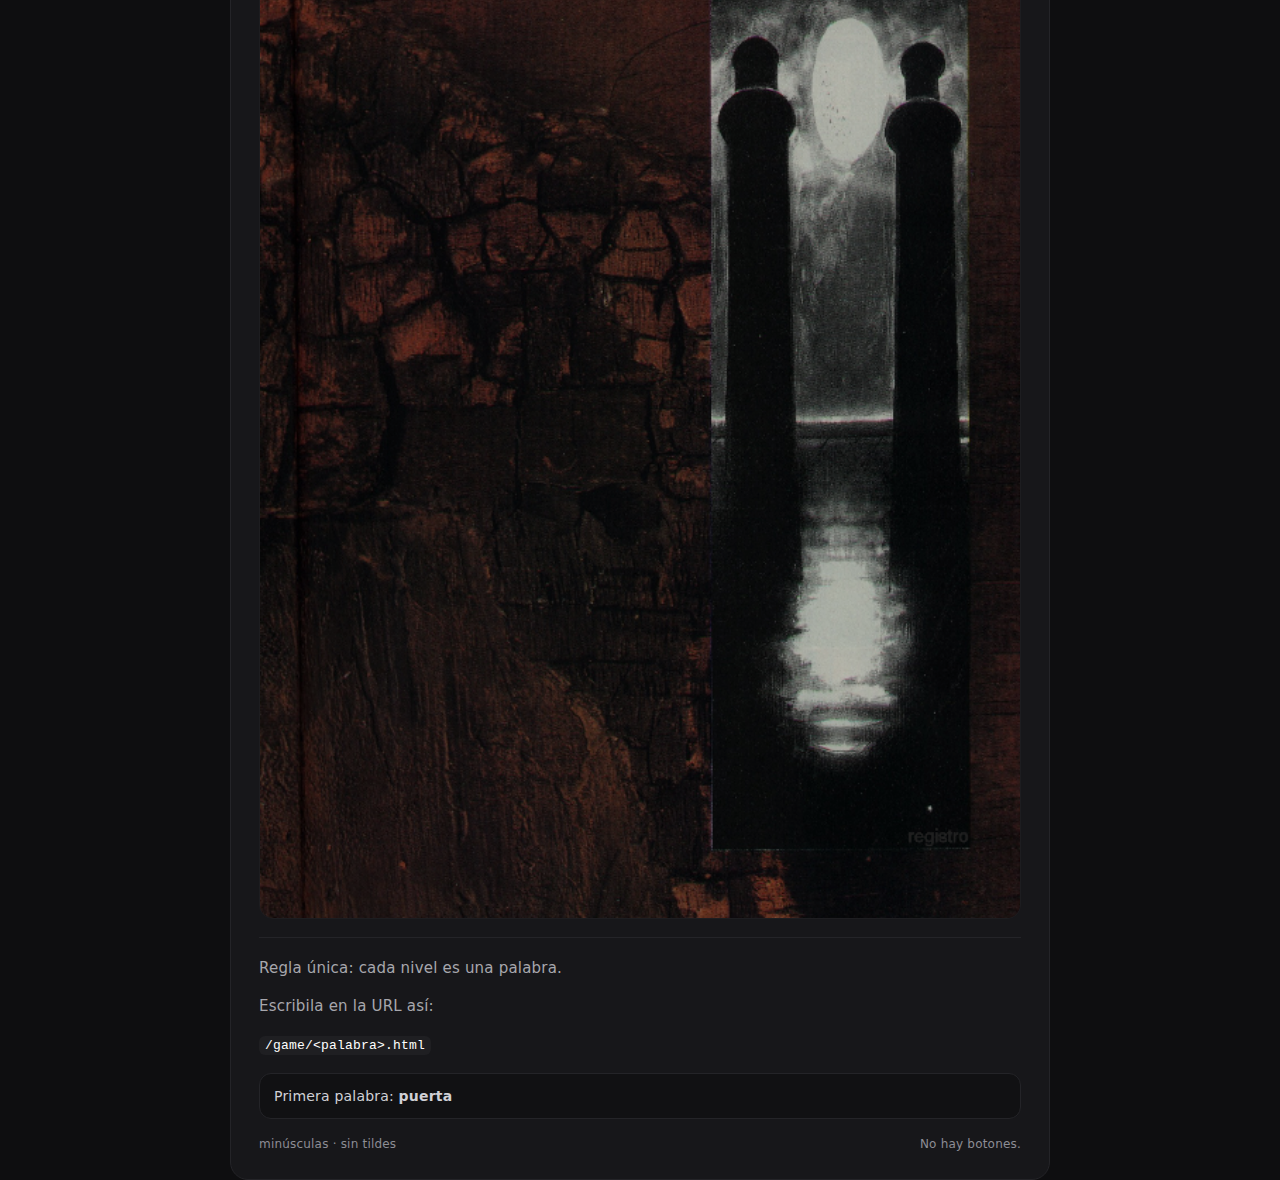
<file: game/index.html>
<!doctype html>
<html lang="es">
<head>
  <meta charset="utf-8"/>
  <meta name="viewport" content="width=device-width,initial-scale=1"/>
  <title>Archivo // 1998</title>
  <link rel="stylesheet" href="./styles.css"/>
</head>
<body>

  <div class="wrap">
    <main class="card">

      <div class="header">
        <h1>ARCHIVO // 1998</h1>
        <div class="badge">PROTOCOLO: ORIÓN</div>
      </div>

      <p>Encontraste un acceso que no estaba indexado.</p>
      <p>No es una invitación. Es un rastro.</p>

      <img class="hero dim" src="./assets/puerta.png" alt="Entrada"/>

      <div class="hr"></div>

      <p>Regla única: cada nivel es una palabra.</p>
      <p>Escribila en la URL así:</p>

      <p><code>/game/&lt;palabra&gt;.html</code></p>

      <div class="hint">
        Primera palabra: <b>puerta</b>
      </div>

      <div class="footer">
        <span>minúsculas · sin tildes</span>
        <span>No hay botones.</span>
      </div>

    </main>
  </div>

</body>
</html>
</file>
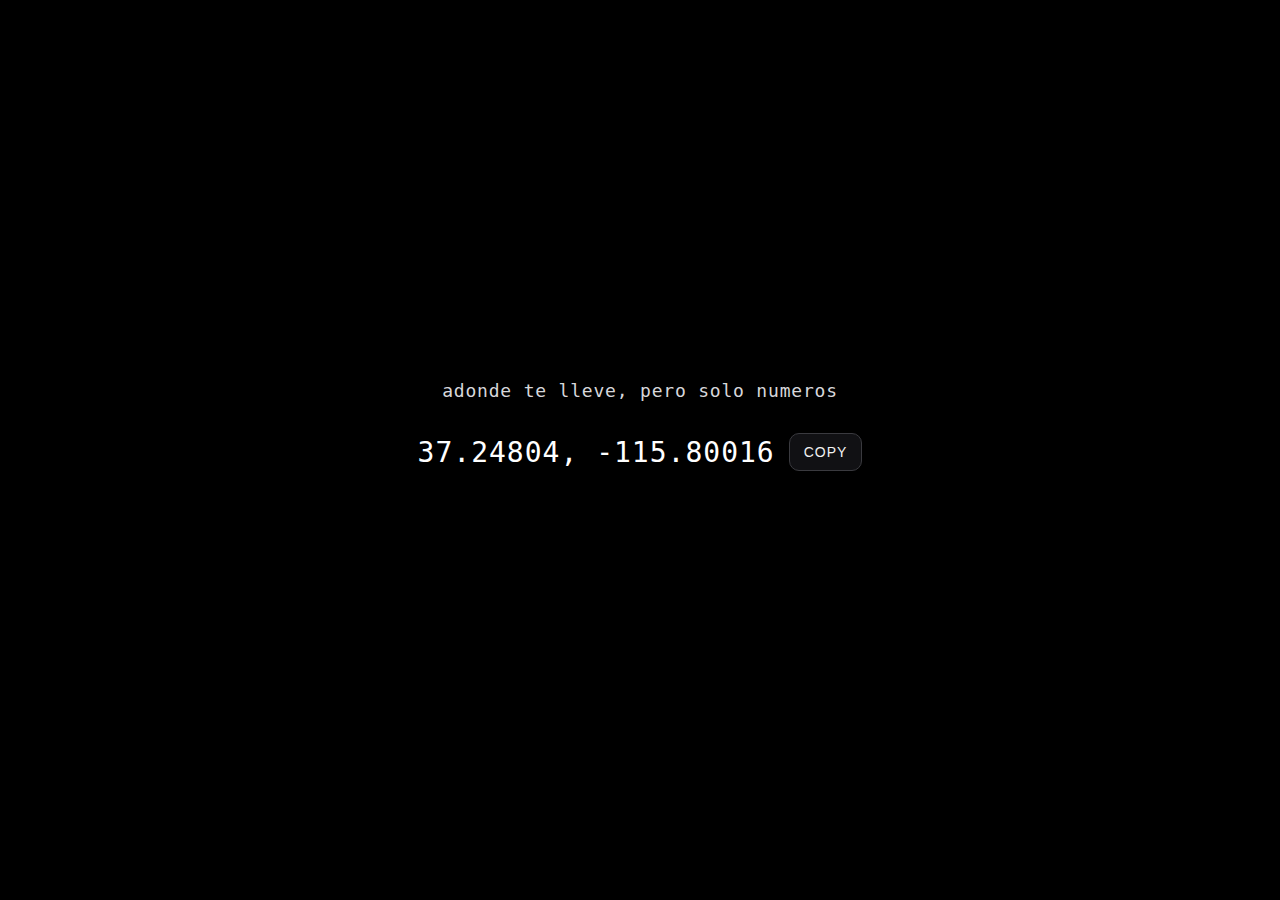
<file: game/000270.html>
<!doctype html>
<html lang="es">
<head>
  <meta charset="utf-8"/>
  <meta name="viewport" content="width=device-width,initial-scale=1"/>
  <title>000270</title>
  <link rel="stylesheet" href="./styles.css"/>
</head>
<body class="coords-page">

  <div class="coords-wrap">
    <div class="coords-box">

      <p class="coords-hint">adonde te lleve, pero solo numeros</p>

      <div class="coords-line">
        <span id="coordsText" class="coords-text">37.24804, -115.80016</span>
        <button id="copyBtn" class="copy-btn" type="button">COPY</button>
      </div>

      <p id="copyMsg" class="copy-msg"> </p>

    </div>
  </div>

  <script>
    const copyBtn = document.getElementById("copyBtn");
    const coordsText = document.getElementById("coordsText").textContent;
    const copyMsg = document.getElementById("copyMsg");

    copyBtn.addEventListener("click", async () => {
      try {
        await navigator.clipboard.writeText(coordsText);
        copyMsg.textContent = "copiado";
      } catch (err) {
        copyMsg.textContent = "no se pudo copiar";
      }
    });
  </script>

</body>
</html>
</file>
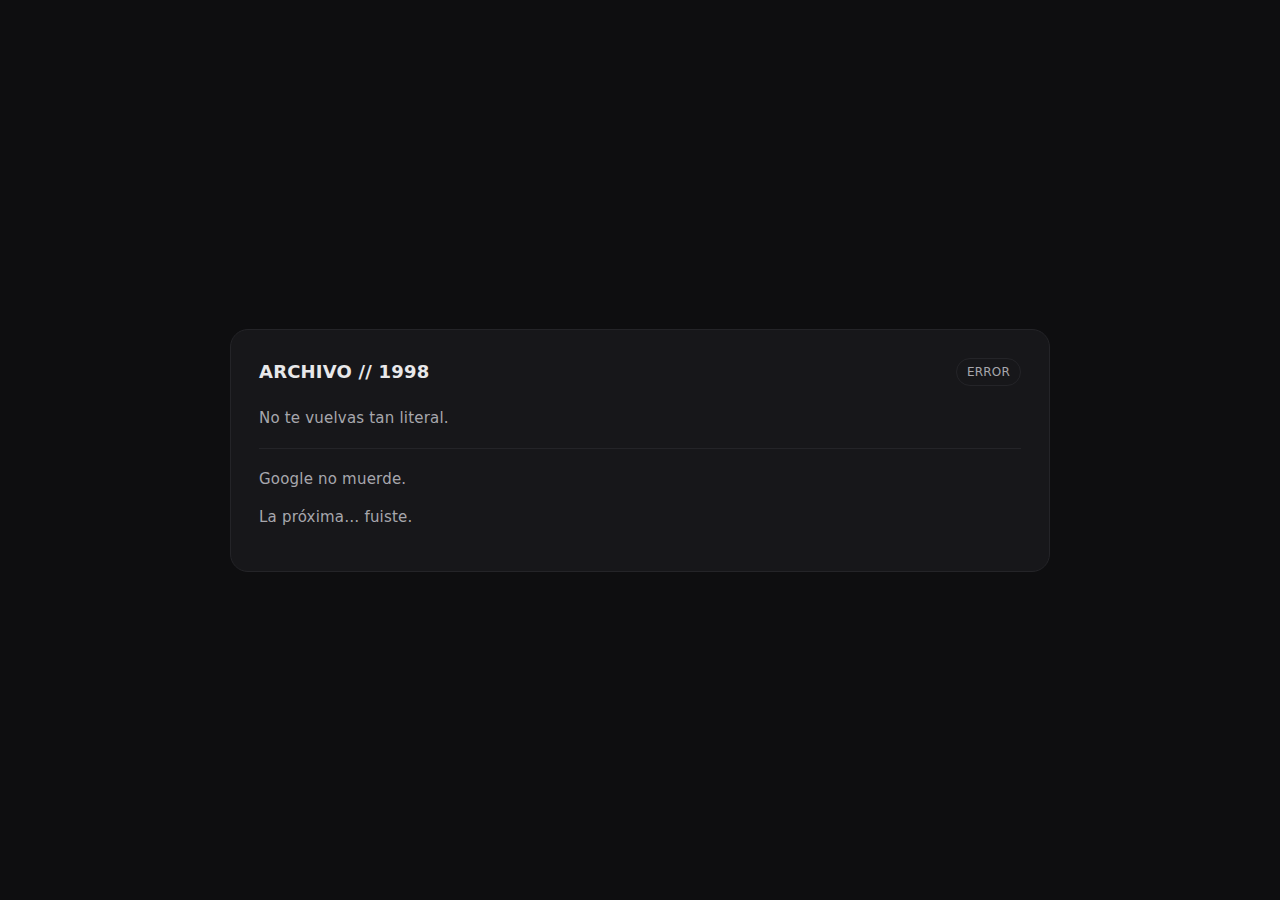
<file: game/82.html>
<!doctype html>
<html lang="es">
<head>
<meta charset="utf-8"/>
<meta name="viewport" content="width=device-width,initial-scale=1"/>
<title>82</title>
<link rel="stylesheet" href="./styles.css"/>
</head>

<body>

<div class="wrap">
<main class="card">

<div class="header">
<h1>ARCHIVO // 1998</h1>
<div class="badge">ERROR</div>
</div>

<p>No te vuelvas tan literal.</p>

<div class="hr"></div>

<p class="small">Google no muerde.</p>
<p class="small">La próxima… fuiste.</p>

</main>
</div>

</body>
</html>
</file>
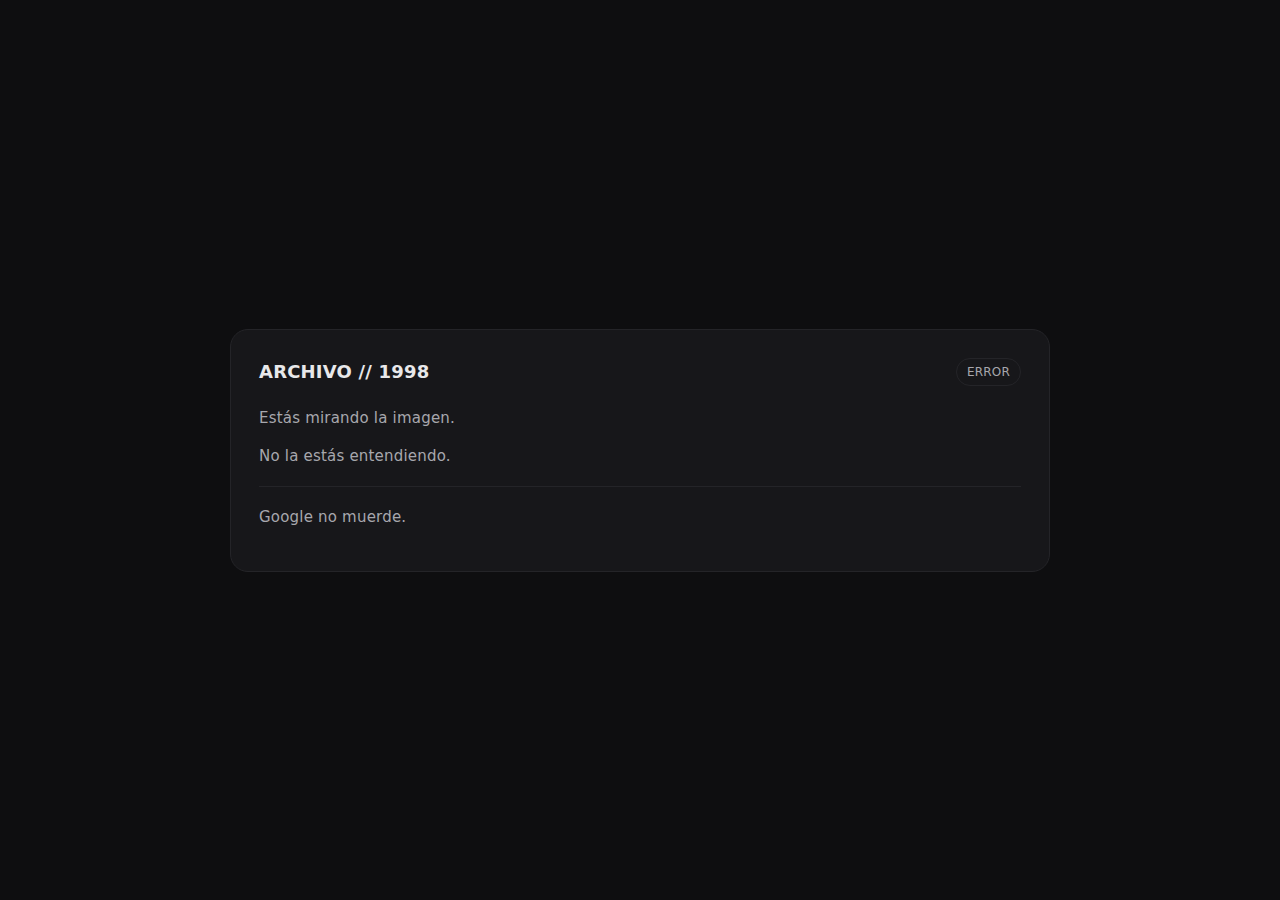
<file: game/82r.html>
<!doctype html>
<html lang="es">
<head>
<meta charset="utf-8"/>
<meta name="viewport" content="width=device-width,initial-scale=1"/>
<title>82r</title>
<link rel="stylesheet" href="./styles.css"/>
</head>

<body>

<div class="wrap">
<main class="card">

<div class="header">
<h1>ARCHIVO // 1998</h1>
<div class="badge">ERROR</div>
</div>

<p>Estás mirando la imagen.</p>
<p>No la estás entendiendo.</p>

<div class="hr"></div>

<p class="small">Google no muerde.</p>

</main>
</div>

</body>
</html>
</file>
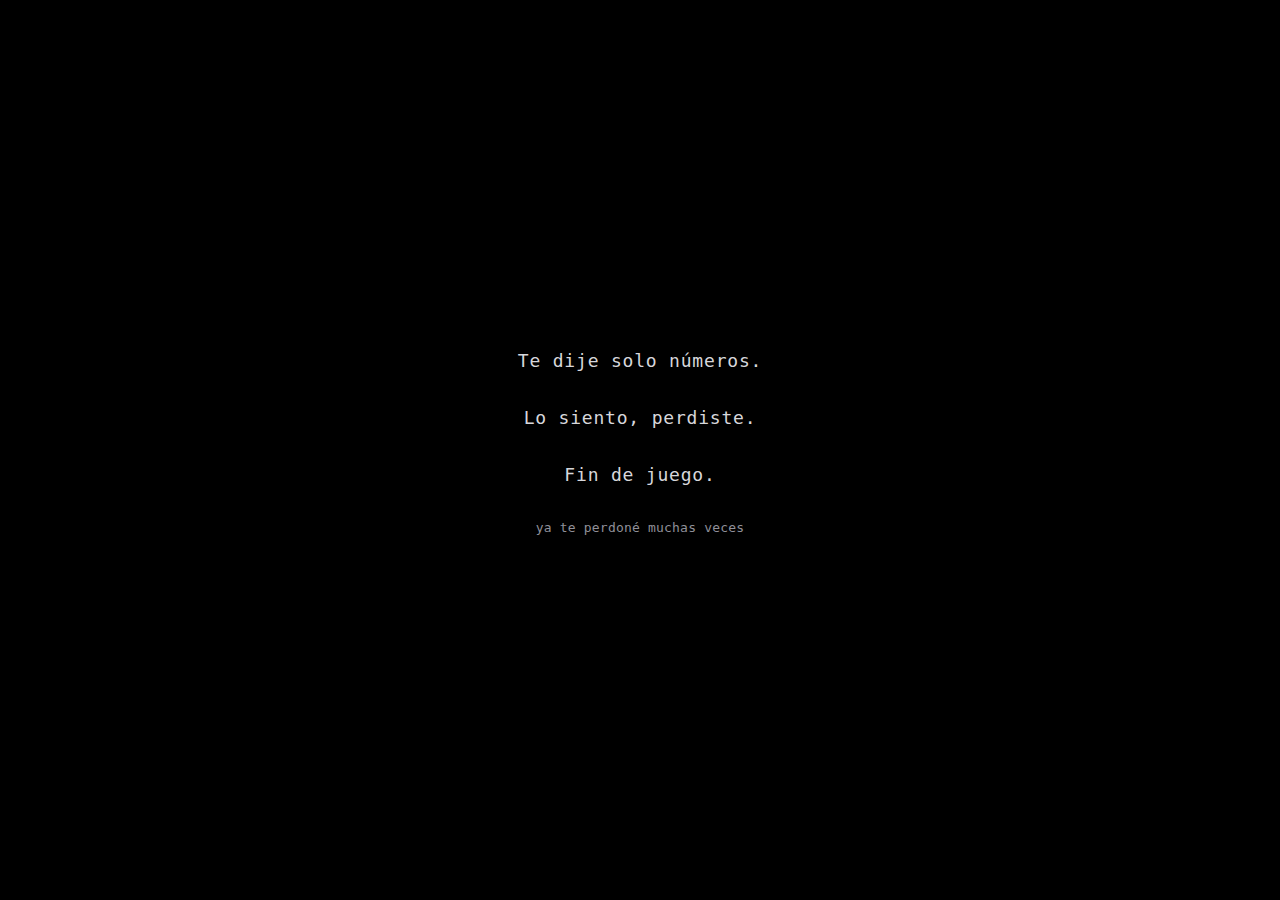
<file: game/area51.html>
<!doctype html>
<html lang="es">
<head>
  <meta charset="utf-8"/>
  <meta name="viewport" content="width=device-width,initial-scale=1"/>
  <title>area51</title>
  <link rel="stylesheet" href="./styles.css"/>
</head>
<body class="coords-page">

  <div class="coords-wrap">
    <div class="coords-box">
      <p class="coords-hint">Te dije solo números.</p>
      <p class="coords-hint">Lo siento, perdiste.</p>
      <p class="coords-hint">Fin de juego.</p>
      <p class="copy-msg">ya te perdoné muchas veces</p>
    </div>
  </div>

</body>
</html>
</file>
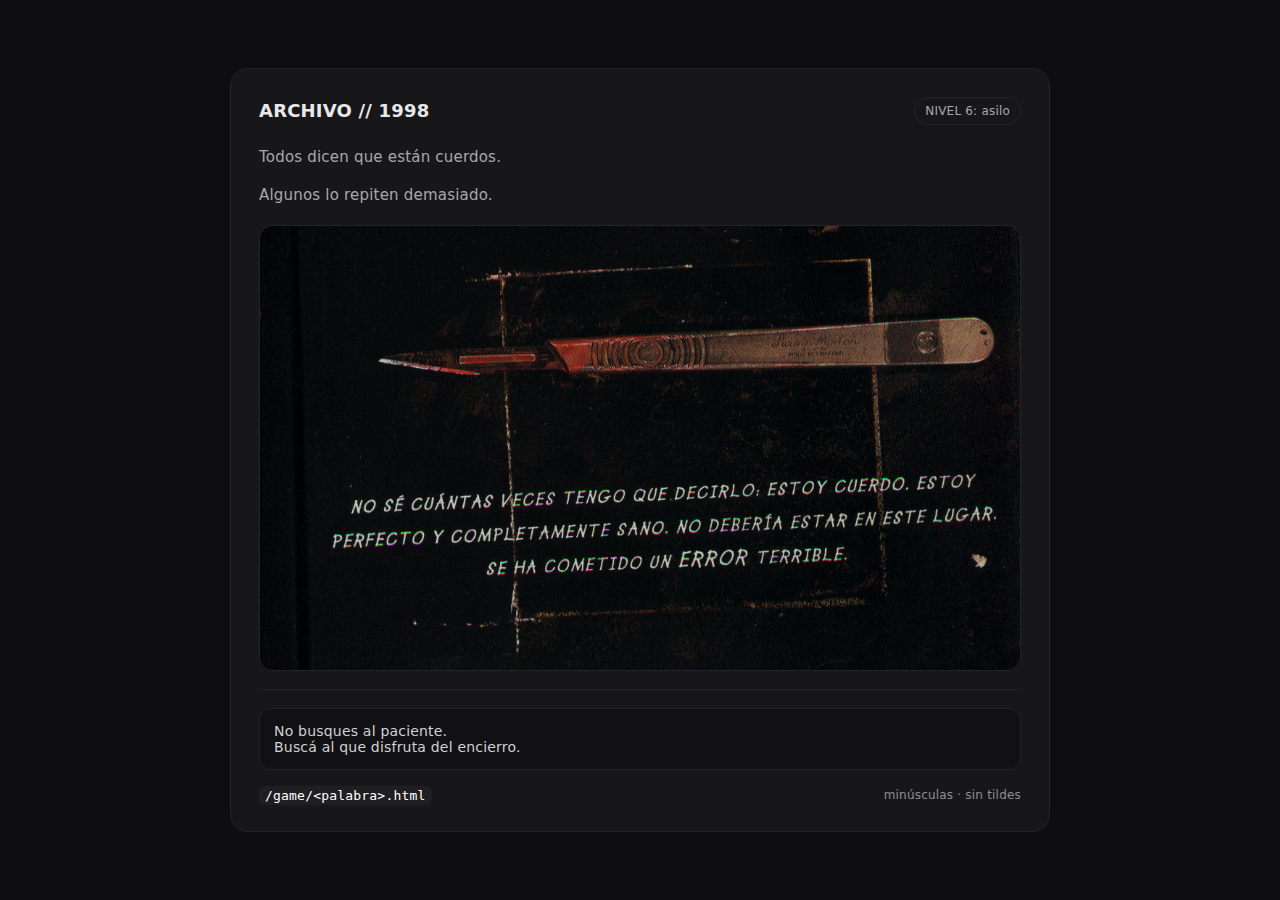
<file: game/asilo.html>
<!doctype html>
<html lang="es">
<head>
  <meta charset="utf-8"/>
  <meta name="viewport" content="width=device-width,initial-scale=1"/>
  <title>asilo</title>
  <link rel="stylesheet" href="./styles.css"/>
</head>
<body>

  <div class="wrap">
    <main class="card">

      <div class="header">
        <h1>ARCHIVO // 1998</h1>
        <div class="badge">NIVEL 6: asilo</div>
      </div>

      <p>Todos dicen que están cuerdos.</p>
      <p>Algunos lo repiten demasiado.</p>

      <img class="hero" src="./assets/asilo.jpg" alt=""/>

      <div class="hr"></div>

      <div class="hint">
        No busques al paciente.<br/>
        Buscá al que disfruta del encierro.
      </div>

      <div class="footer">
        <span><code>/game/&lt;palabra&gt;.html</code></span>
        <span class="small">minúsculas · sin tildes</span>
      </div>

    </main>
  </div>

</body>
</html>
</file>
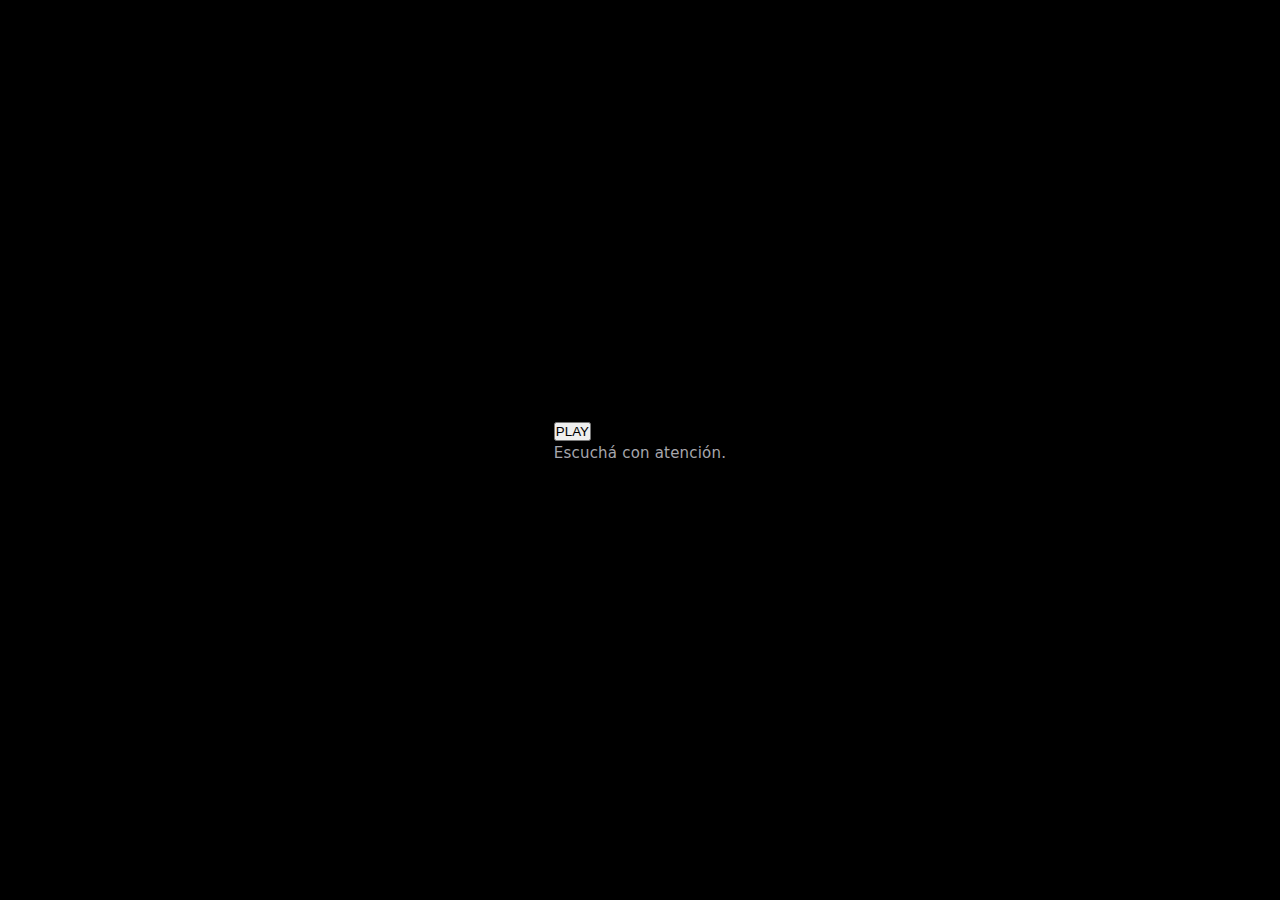
<file: game/enola.html>
<!doctype html>
<html lang="es">
<head>
<meta charset="utf-8"/>
<meta name="viewport" content="width=device-width,initial-scale=1"/>
<title>enola</title>
<link rel="stylesheet" href="./styles.css"/>
</head>

<body class="black-page">

<div class="audio-wrap">

<button id="playBtn" class="audio-btn">PLAY</button>

<audio id="audioTrack" loop>
  <source src="./assets/track01.mp3" type="audio/mpeg">
</audio>

<p class="audio-hint">Escuchá con atención.</p>

</div>

<script>

const btn = document.getElementById("playBtn");
const audio = document.getElementById("audioTrack");

btn.addEventListener("click", () => {

  if(audio.paused){
    audio.play();
    btn.textContent = "STOP";
  } else {
    audio.pause();
    btn.textContent = "PLAY";
  }

});

</script>

</body>
</html>
</file>
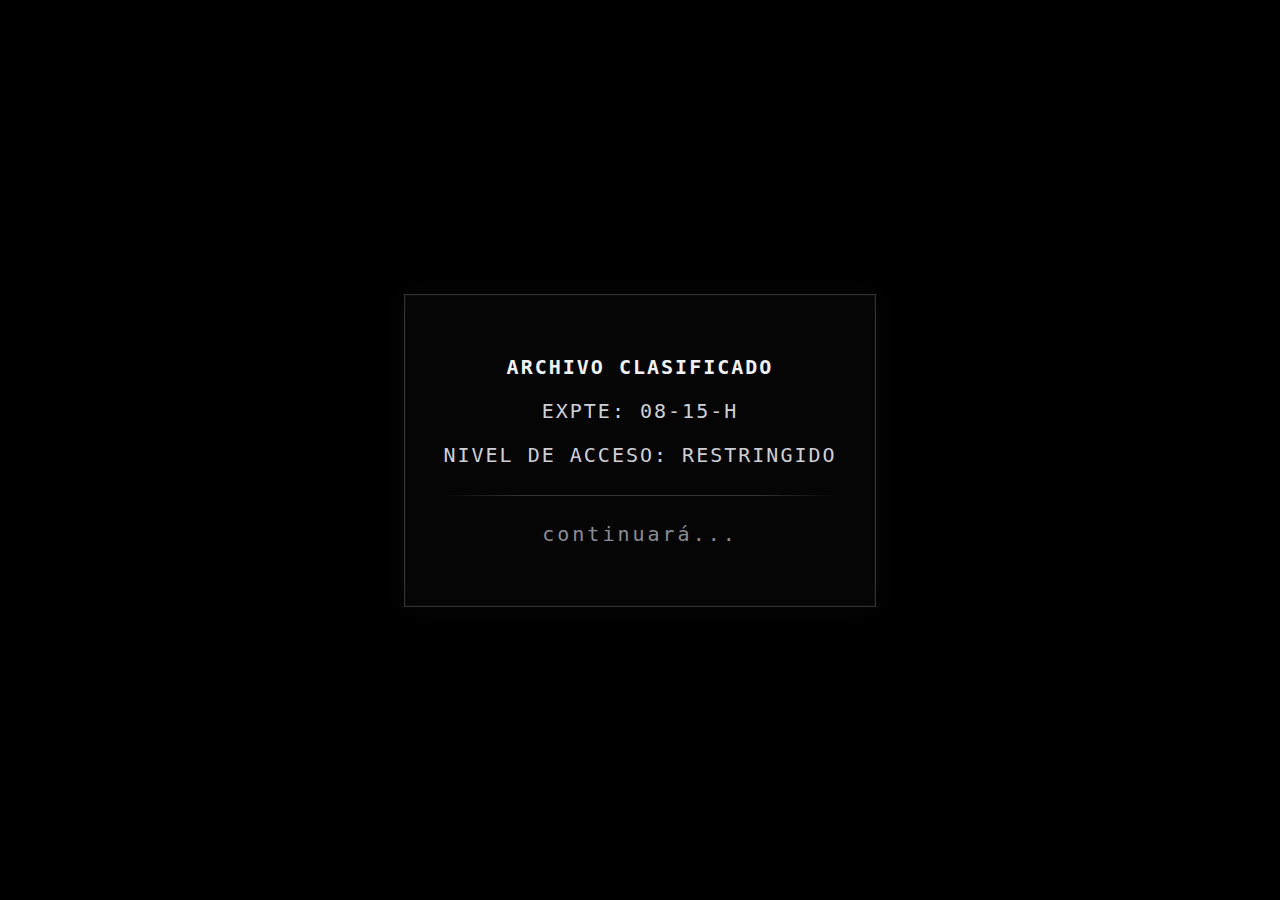
<file: game/expte.html>
<!doctype html>
<html lang="es">
<head>
  <meta charset="utf-8">
  <meta name="viewport" content="width=device-width, initial-scale=1">
  <title>expte</title>
  <link rel="stylesheet" href="./styles.css">
</head>
<body class="expte-page">

  <div class="expte-wrap">
    <div class="expte-box glitch-doc">

      <p class="expte-line strong">ARCHIVO CLASIFICADO</p>
      <p class="expte-line">EXPTE: 08-15-H</p>
      <p class="expte-line">NIVEL DE ACCESO: RESTRINGIDO</p>

      <div class="expte-sep"></div>

      <p class="expte-line faint">continuará...</p>

    </div>
  </div>

</body>
</html>
</file>
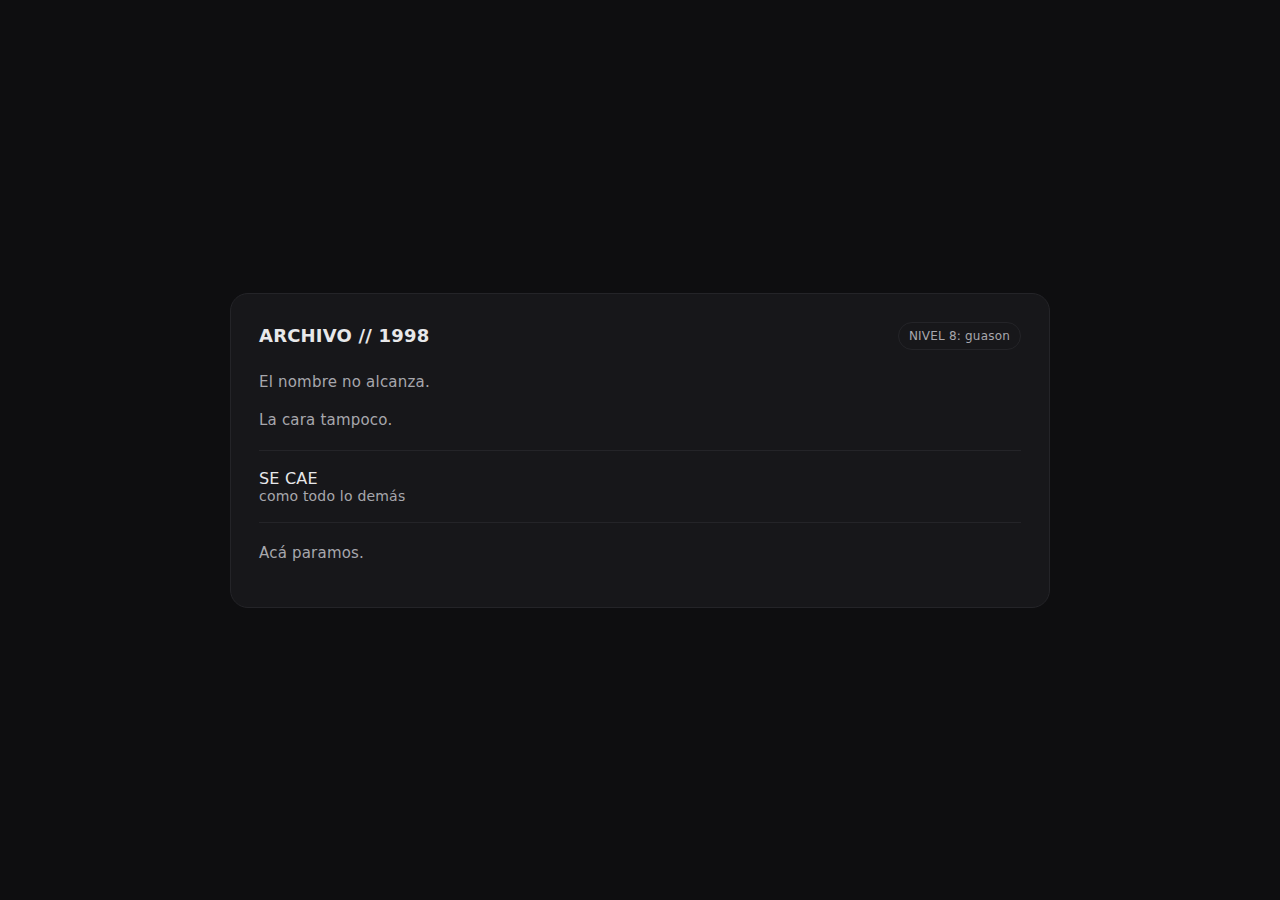
<file: game/guason.html>
<!doctype html>
<html lang="es">
<head>
  <meta charset="utf-8"/>
  <meta name="viewport" content="width=device-width,initial-scale=1"/>
  <title>guason</title>
  <link rel="stylesheet" href="./styles.css"/>
</head>
<body>

  <div class="wrap">
    <main class="card">

      <div class="header">
        <h1>ARCHIVO // 1998</h1>
        <div class="badge">NIVEL 8: guason</div>
      </div>

      <p>El nombre no alcanza.</p>
      <p>La cara tampoco.</p>

      <div class="hr"></div>

      <div class="fall-zone">
        <div class="fall-text">SE CAE</div>
      </div>

      <div class="fall-zone">
        <div class="fall-text fall-sub">como todo lo demás</div>
      </div>

      <div class="hr"></div>

      <p class="small">Acá paramos.</p>

    </main>
  </div>

</body>
</html>
</file>
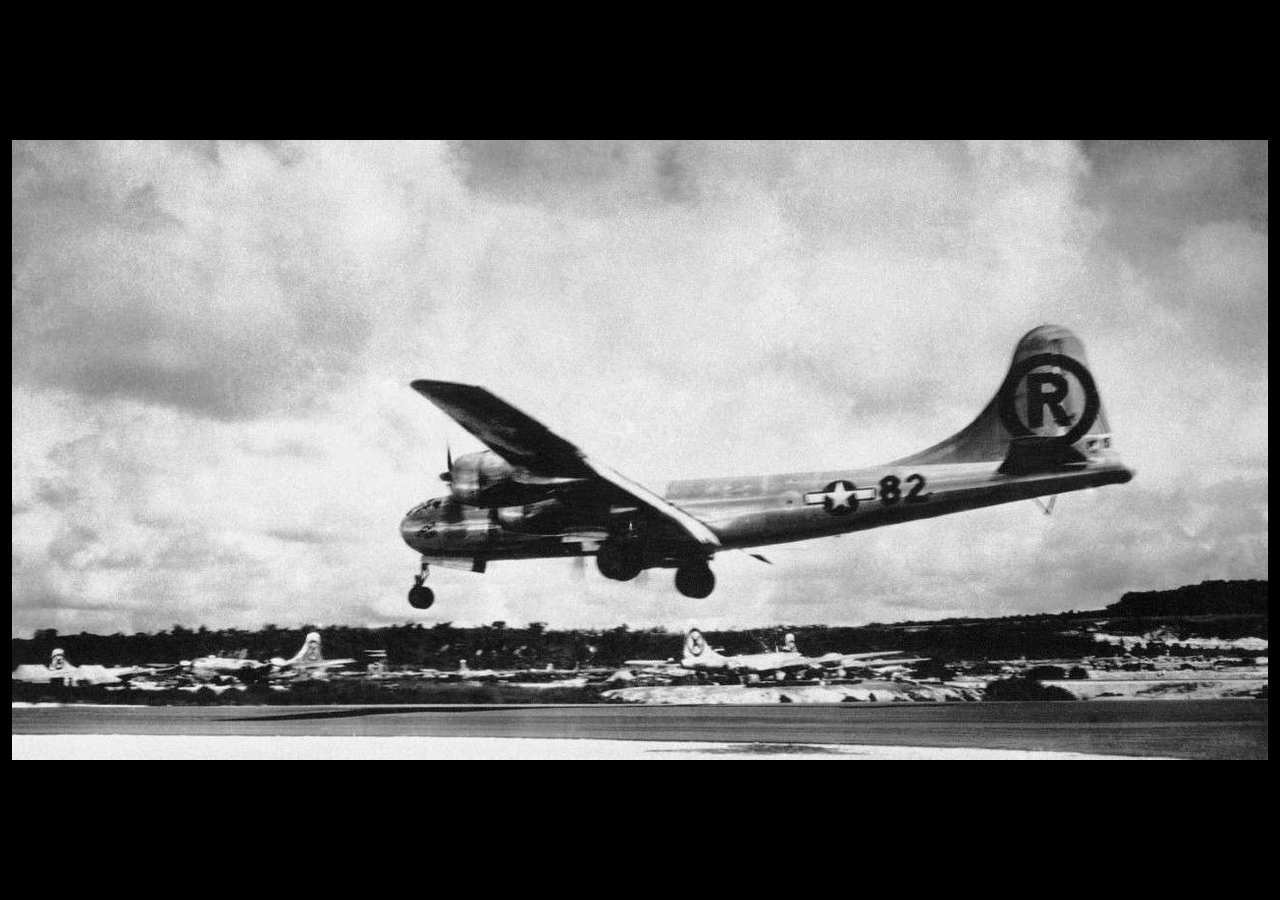
<file: game/hangar.html>
<!doctype html>
<html lang="es">
<head>
<meta charset="utf-8"/>
<meta name="viewport" content="width=device-width,initial-scale=1"/>
<title>hangar</title>
<link rel="stylesheet" href="./styles.css"/>
</head>

<body class="black-page">

<img class="full-image" src="./assets/hangar.jpg" alt=""/>

</body>
</html>
</file>
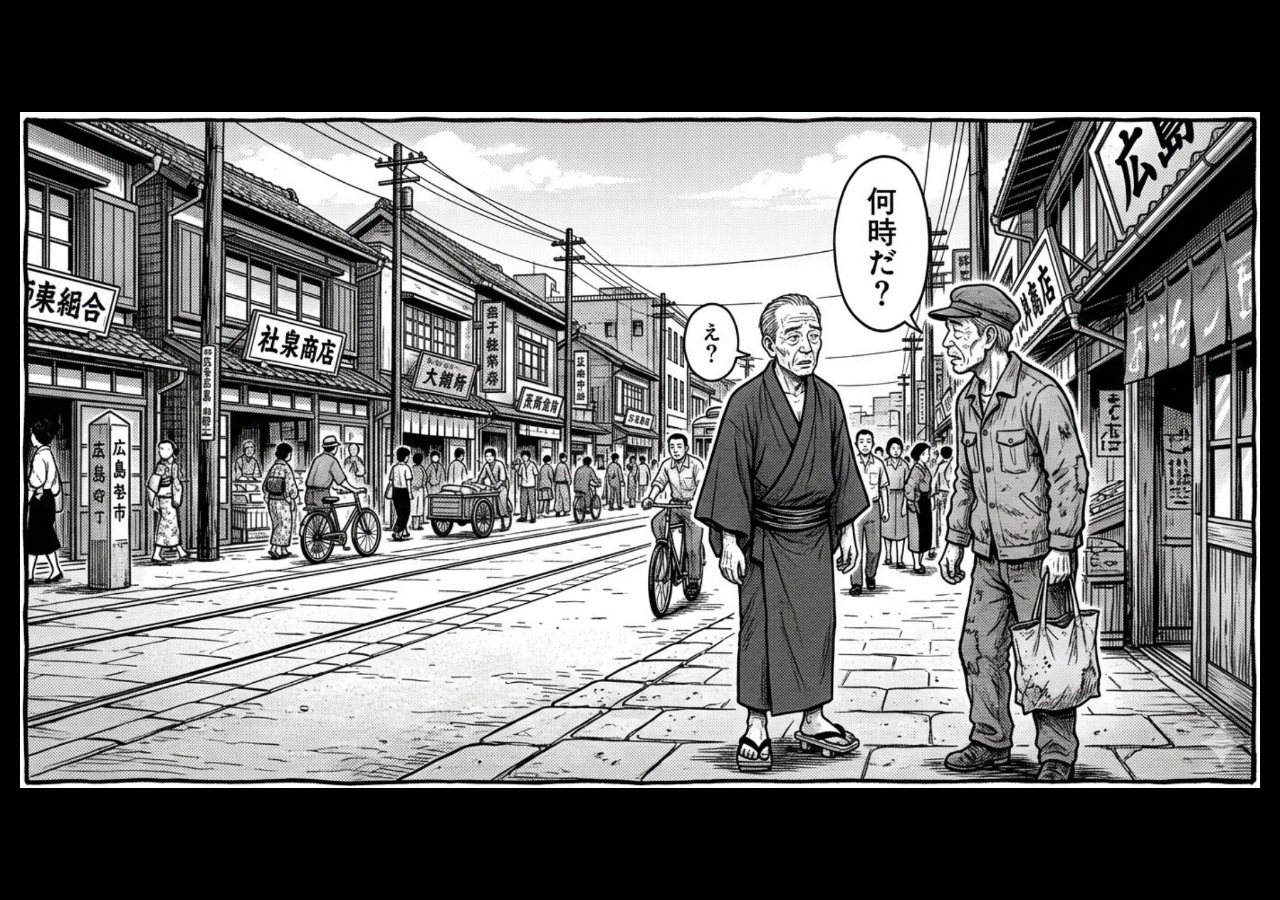
<file: game/hiroshima.html>
<!doctype html>
<html lang="es">
<head>
<meta charset="utf-8"/>
<meta name="viewport" content="width=device-width,initial-scale=1"/>
<title>hiroshima</title>
<link rel="stylesheet" href="./styles.css"/>
</head>

<body class="black-page">

<div class="image-wrap">

<img src="./assets/h1.jpg" class="hero-img">

</div>

</body>
</html>
</file>
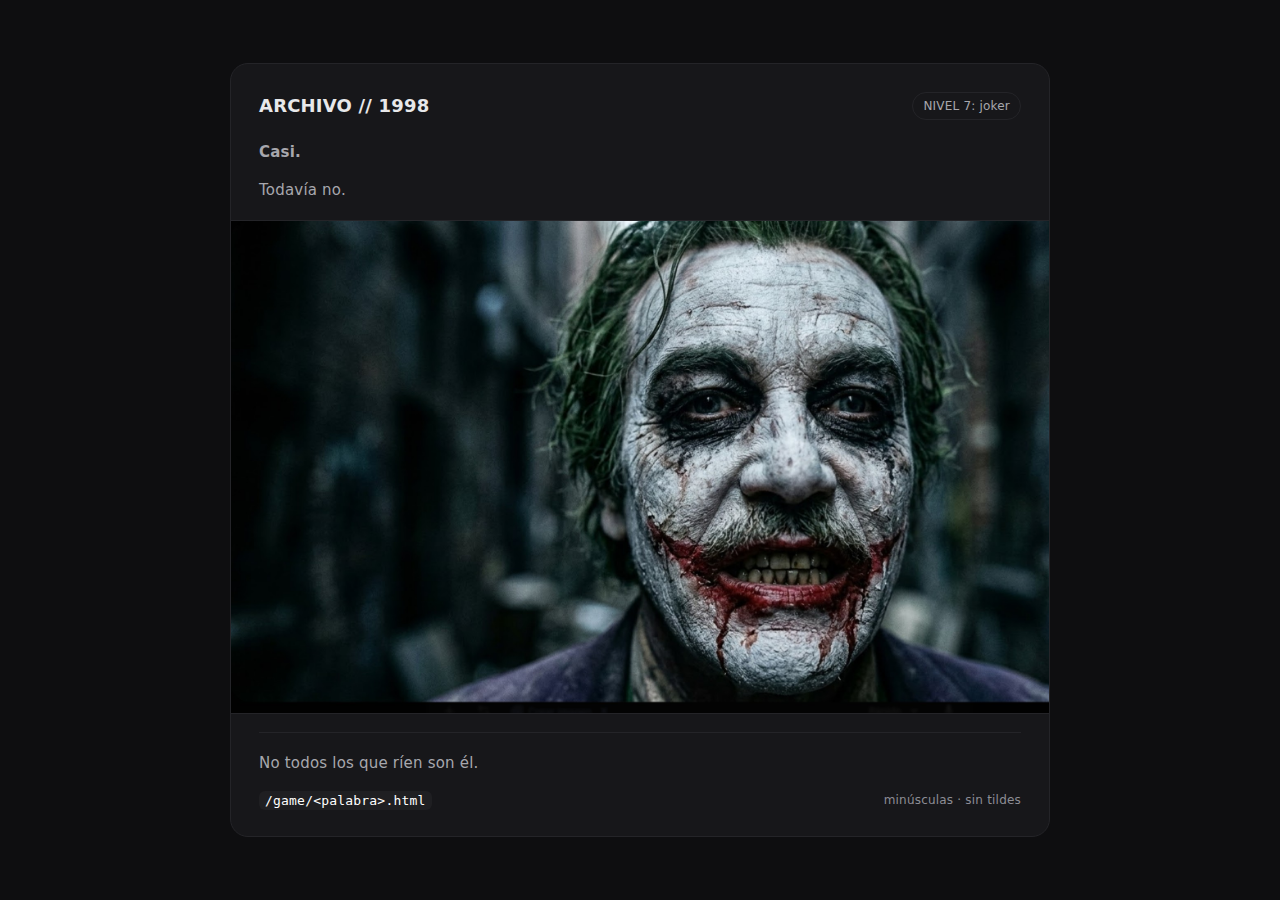
<file: game/joker.html>
<!doctype html>
<html lang="es">
<head>
  <meta charset="utf-8"/>
  <meta name="viewport" content="width=device-width,initial-scale=1"/>
  <title>joker</title>
  <link rel="stylesheet" href="./styles.css"/>
</head>
<body>

  <div class="wrap">
    <main class="card">

      <div class="header">
        <h1>ARCHIVO // 1998</h1>
        <div class="badge">NIVEL 7: joker</div>
      </div>

      <p><b>Casi.</b></p>
      <p>Todavía no.</p>

      <img class="hero full" src="./assets/cesar.jpg" alt=""/>

      <div class="hr"></div>

      <p class="small">No todos los que ríen son él.</p>

      <div class="footer">
        <span><code>/game/&lt;palabra&gt;.html</code></span>
        <span class="small">minúsculas · sin tildes</span>
      </div>

    </main>
  </div>

</body>
</html>
</file>
<file: game/styles.css>
:root{
  --bg:#0e0e10;
  --card:#17171a;
  --line:#242428;
  --text:#e8e8ea;
  --muted:#a7a7ad;
}

/* Reset básico */
*{
  box-sizing:border-box;
  margin:0;
  padding:0;
}

html,body{
  height:100%;
}

body{
  background: var(--bg);
  color: var(--text);
  font-family: ui-sans-serif, system-ui, -apple-system, Segoe UI, Roboto, Arial, sans-serif;
  letter-spacing: 0.2px;
  display:flex;
  align-items:center;
  justify-content:center;
  padding: 30px 16px;
}

/* Contenedor principal */
.wrap{
  width:100%;
  max-width:820px;
}

.card{
  background: var(--card);
  border: 1px solid var(--line);
  border-radius: 18px;
  padding: 28px;
}

/* Header */
.header{
  display:flex;
  justify-content:space-between;
  align-items:center;
  margin-bottom:20px;
}

h1{
  font-size:18px;
  font-weight:600;
}

.badge{
  font-size:12px;
  color:var(--muted);
  border:1px solid var(--line);
  padding:6px 10px;
  border-radius:999px;
}

/* Texto */
p{
  margin-bottom:14px;
  line-height:1.6;
  color:var(--muted);
  font-size:15px;
}

/* Separador */
.hr{
  height:1px;
  background:var(--line);
  margin:18px 0;
}

/* Imagen principal */
.hero{
  width:100%;
  height:auto;
  display:block;
  margin:18px 0;
  border-radius:14px;
  border:1px solid var(--line);
}

/* Oscurecer imagen (usado en index) */
.hero.dim{
  filter: brightness(0.8);
}

/* Hint */
.hint{
  margin-top:16px;
  padding:14px;
  background:#111113;
  border:1px solid var(--line);
  border-radius:12px;
  font-size:14px;
  color:#d0d0d6;
}

/* Footer */
.footer{
  margin-top:18px;
  display:flex;
  justify-content:space-between;
  font-size:12px;
  color:#8d8d95;
  flex-wrap:wrap;
  gap:10px;
}

/* Code inline */
code{
  font-family: ui-monospace, SFMono-Regular, Menlo, Monaco, Consolas, monospace;
  background:#1f1f22;
  padding:2px 6px;
  border-radius:6px;
  font-size:13px;
  color:#ffffff;
}

/* --- Secret tap zone (mobile-friendly) --- */
.secret-wrap{
  position: relative;
}

.secret-tap{
  position: absolute;

  /* ubicación: esquina inferior derecha de la imagen */
  right: 10px;
  bottom: 10px;

  /* tamaño del “botón invisible” */
  width: 64px;
  height: 64px;

  /* invisible */
  background: transparent;
  border: none;
  outline: none;

  /* evita highlights raros en mobile */
  -webkit-tap-highlight-color: transparent;
}

/* --- SCREAM --- */

/* --- SCREAM --- */
body.scream-page{
  margin:0;
  background:#000;
  overflow:hidden;
}

.scream-wrap{
  position:relative;
  min-height:100vh;
  display:flex;
  align-items:center;
  justify-content:center;
}

.scream-img{
  width:100%;
  height:100vh;
  object-fit:cover;
  filter:contrast(1.1) brightness(0.9);
  animation:scream-glitch 4s infinite;
}

.scream-whisper{
  position:absolute;
  bottom:7vh;
  right:6vw;
  max-width:360px;
  font-size:clamp(14px,1.8vw,18px);
  line-height:1.4;
  color:#d6d6db;
  opacity:0.75;
  letter-spacing:0.3px;
  text-align:right;
  text-shadow:0 0 8px rgba(0,0,0,0.8);
}

.asylum-flash{
  position:absolute;
  inset:0;
  width:100vw;
  height:100vh;
  object-fit:cover;
  opacity:0;
  pointer-events:none;
  filter:grayscale(1) contrast(1.4);
  animation:asylumFlash 9s infinite;
}

@keyframes scream-glitch{
  0%,92%,100%{ transform:translate(0); }
  93%{ transform:translate(-2px,1px); }
  94%{ transform:translate(2px,-1px); }
  95%{ transform:translate(-1px,2px); }
  96%{ transform:translate(1px,-2px); }
}

@keyframes asylumFlash{
  0%,93%,100%{
    opacity:0;
    transform:scale(1);
  }
  94%{
    opacity:0.25;
    transform:scale(1.02);
  }
  95%{ opacity:0.05; }
  96%{ opacity:0.22; }
  97%{ opacity:0; }
}
/* --- GUASON / TV sin señal --- */
body.signal-page{
  margin: 0;
  background: #000;
  overflow: hidden;
}

.signal-screen{
  position: fixed;
  inset: 0;
  display: block;
  background: #000;
  text-decoration: none;
}

/* ruido de TV */
.tv-noise{
  position: absolute;
  inset: -20%;
  pointer-events: none;
  opacity: 0.18;
  mix-blend-mode: screen;
  background-image:
    repeating-radial-gradient(circle at 20% 20%, rgba(255,255,255,0.12) 0 1px, transparent 1px 3px),
    repeating-radial-gradient(circle at 80% 60%, rgba(255,255,255,0.08) 0 1px, transparent 1px 4px),
    repeating-linear-gradient(0deg, rgba(255,255,255,0.04) 0 1px, transparent 1px 3px),
    repeating-linear-gradient(90deg, rgba(255,255,255,0.03) 0 1px, transparent 1px 5px);
}

.tv-noise-1{
  animation: tvStatic1 0.18s steps(2) infinite;
}

.tv-noise-2{
  opacity: 0.08;
  transform: scale(1.03);
  animation: tvStatic2 0.11s steps(2) infinite;
}

.tv-scanlines{
  position: absolute;
  inset: 0;
  pointer-events: none;
  background:
    repeating-linear-gradient(
      to bottom,
      rgba(255,255,255,0.06) 0px,
      rgba(255,255,255,0.06) 1px,
      rgba(0,0,0,0) 2px,
      rgba(0,0,0,0) 4px
    );
  opacity: 0.16;
}

@keyframes tvStatic1{
  0%   { transform: translate(0,0) scale(1.00); }
  25%  { transform: translate(-1%,1%) scale(1.01); }
  50%  { transform: translate(1%,-1%) scale(1.02); }
  75%  { transform: translate(-0.5%,0.5%) scale(1.01); }
  100% { transform: translate(0,0) scale(1.00); }
}

@keyframes tvStatic2{
  0%   { transform: translate(0,0) scale(1.03); }
  33%  { transform: translate(1%,-0.5%) scale(1.04); }
  66%  { transform: translate(-1%,1%) scale(1.02); }
  100% { transform: translate(0,0) scale(1.03); }
}


.hero.full{
  width: calc(100% + 56px);
  max-width: none;
  margin: 18px 0 18px -28px;
  border-radius: 0;
  border-left: none;
  border-right: none;
}

.fall-sub{
  animation-delay: 0.5s;
  font-size: 14px;
  color: var(--muted);
}

/* --- REC ambience --- */
body.audio-page{
  animation: room-flicker 8s infinite;
}

@keyframes room-flicker{
  0%, 96%, 100%{
    background: var(--bg);
  }
  97%{
    background: #151518;
  }
  98%{
    background: #09090a;
  }
  99%{
    background: #111114;
  }
}

/* --- REC badge --- */
.rec-badge{
  color:#ff5252;
  font-weight:700;
  letter-spacing:1px;
}

.rec-dot{
  display:inline-block;
  width:9px;
  height:9px;
  margin-left:6px;
  border-radius:50%;
  background:#ff3b3b;
  animation:rec-blink 1.2s infinite;
}

@keyframes rec-blink{
  0%,45%{ opacity:1; }
  50%,100%{ opacity:.2; }
}

/* --- REC image only --- */
.hero.rec{
  filter: contrast(1.25) brightness(0.9) saturate(1.2);
}

/* --- REC timer --- */
.rec-timer-wrap{
  display:flex;
  justify-content:center;
  align-items:center;
}

.rec-timer{
  font-family: ui-monospace, SFMono-Regular, Menlo, Monaco, Consolas, monospace;
  font-size: 28px;
  letter-spacing: 2px;
  color: #d9d9dd;
  text-shadow:
    0 0 4px rgba(255,255,255,0.12),
    0 0 12px rgba(255,0,0,0.10);
}
@keyframes room-flicker{
  0%, 96%, 100%{
    background: var(--bg);
  }
  97%{
    background: #151518;
  }
  98%{
    background: #09090a;
  }
  99%{
    background: #111114;
  }
}

/* --- REC badge --- */
.rec-badge{
  color:#ff5252;
  font-weight:700;
  letter-spacing:1px;
}

.rec-dot{
  display:inline-block;
  width:9px;
  height:9px;
  margin-left:6px;
  border-radius:50%;
  background:#ff3b3b;
  animation:rec-blink 1.2s infinite;
}

@keyframes rec-blink{
  0%,45%{ opacity:1; }
  50%,100%{ opacity:.2; }
}

/* --- REC image only --- */
.hero.rec{
  filter: contrast(1.25) brightness(0.9) saturate(1.2);
}

/* --- REC timer --- */
.rec-timer-wrap{
  display:flex;
  justify-content:center;
  align-items:center;
}

.rec-timer{
  font-family: ui-monospace, SFMono-Regular, Menlo, Monaco, Consolas, monospace;
  font-size: 28px;
  letter-spacing: 2px;
  color: #d9d9dd;
  text-shadow:
    0 0 4px rgba(255,255,255,0.12),
    0 0 12px rgba(255,0,0,0.10);
}
/* --- 000270 / coordinates page --- */
body.coords-page{
  margin: 0;
  background: #000;
  color: #f2f2f2;
  font-family: ui-monospace, SFMono-Regular, Menlo, Monaco, Consolas, monospace;
}

.coords-wrap{
  min-height: 100vh;
  display: flex;
  align-items: center;
  justify-content: center;
  padding: 24px;
}

.coords-box{
  width: min(760px, 100%);
  text-align: center;
}

.coords-hint{
  color: #d7d7db;
  font-size: 18px;
  letter-spacing: 0.8px;
  margin-bottom: 28px;
}

.coords-line{
  display: flex;
  align-items: center;
  justify-content: center;
  gap: 14px;
  flex-wrap: wrap;
}

.coords-text{
  font-size: 28px;
  color: #ffffff;
  letter-spacing: 1px;
  user-select: all;
}

.copy-btn{
  appearance: none;
  border: 1px solid #3a3a3f;
  background: #111114;
  color: #f2f2f2;
  padding: 10px 14px;
  border-radius: 10px;
  font-size: 14px;
  letter-spacing: 1px;
  cursor: pointer;
}

.copy-btn:hover{
  background: #1a1a1f;
}

.copy-msg{
  margin-top: 18px;
  min-height: 20px;
  font-size: 13px;
  color: #8f8f98;
}

body.black-page{
  margin:0;
  background:#000;
  display:flex;
  align-items:center;
  justify-content:center;
  min-height:100vh;
}

.full-image{
  max-width:100%;
  height:auto;
  display:block;
}

body.black-page{
  margin:0;
  background:#000;
  display:flex;
  align-items:center;
  justify-content:center;
  min-height:100vh;
}

.full-image{
  max-width:100%;
  height:auto;
  display:block;
}

.image-wrap{
  min-height:100vh;
  display:flex;
  align-items:center;
  justify-content:center;
  background:#000;
  padding:20px;
}

.hero-img{
  max-width:100%;
  height:auto;
}

/* --- 0815 con video de ceniza --- */
html, body{
  margin: 0;
  padding: 0;
}

body.ash-video-page{
  min-height: 100vh;
  overflow: hidden;
  position: relative;
  background: #000 !important;
  color: #ececef;
}

.ash-video{
  position: fixed;
  inset: 0;
  width: 100vw;
  height: 100vh;
  object-fit: cover;
  pointer-events: none;
  z-index: 1;
  opacity: 0.28;
  mix-blend-mode: screen;
  filter: saturate(0) brightness(1.45) contrast(1.15) blur(0.8px);
  background: #000;
}

.ash-wrap{
  min-height: 100vh;
  display: flex;
  align-items: center;
  justify-content: center;
  padding: 24px;
  position: relative;
  z-index: 2;
}

.ash-text{
  text-align: center;
  max-width: 760px;
}

.ash-time{
  font-family: ui-monospace, SFMono-Regular, Menlo, Monaco, Consolas, monospace;
  font-size: clamp(42px, 8vw, 96px);
  letter-spacing: 6px;
  margin: 0 0 28px 0;
  color: #f4f4f4;
  text-shadow:
    0 0 8px rgba(255,255,255,0.08),
    0 0 24px rgba(255,255,255,0.04);
}

.ash-line{
  margin: 10px 0;
  font-size: clamp(16px, 2vw, 22px);
  line-height: 1.6;
  color: #d6d6da;
}

.ash-line.faint{
  color: #8f8f98;
}

.tap-area{
  position: fixed;
  inset: 0;
  z-index: 5;
  cursor: pointer;
}

/* --- expediente / cierre de capítulo --- */
body.expte-page{
  margin: 0;
  min-height: 100vh;
  background: #000;
  color: #d9d9de;
  font-family: ui-monospace, SFMono-Regular, Menlo, Monaco, Consolas, monospace;
  overflow: hidden;
}

.expte-wrap{
  min-height: 100vh;
  display: flex;
  align-items: center;
  justify-content: center;
  padding: 24px;
}

.expte-box{
  position: relative;
  width: min(760px, 100%);
  padding: 44px 38px;
  border: 1px solid rgba(255,255,255,0.18);
  background: rgba(255,255,255,0.02);
  text-align: center;
  letter-spacing: 2px;
  box-shadow:
    0 0 0 1px rgba(255,255,255,0.03) inset,
    0 0 30px rgba(255,255,255,0.03);
}

.expte-line{
  margin: 12px 0;
  font-size: clamp(14px, 2vw, 20px);
  color: #cfcfd6;
}

.expte-line.strong{
  color: #f1f1f4;
  font-weight: 700;
}

.expte-line.faint{
  color: #8c8c95;
  letter-spacing: 3px;
  margin-top: 22px;
}

.expte-sep{
  width: 100%;
  height: 1px;
  margin: 24px 0 8px 0;
  background: linear-gradient(
    to right,
    transparent 0%,
    rgba(255,255,255,0.18) 20%,
    rgba(255,255,255,0.18) 80%,
    transparent 100%
  );
}

/* glitch leve documental */
.glitch-doc{
  animation: doc-flicker 7s infinite;
}

.glitch-doc::before,
.glitch-doc::after{
  content: "";
  position: absolute;
  inset: 0;
  pointer-events: none;
  opacity: 0;
}

.glitch-doc::before{
  border: 1px solid rgba(255, 0, 80, 0.12);
  transform: translate(2px, 0);
  animation: doc-red-shift 7s infinite;
}

.glitch-doc::after{
  border: 1px solid rgba(0, 180, 255, 0.10);
  transform: translate(-2px, 0);
  animation: doc-blue-shift 7s infinite;
}

@keyframes doc-flicker{
  0%, 93%, 100%{
    opacity: 1;
    filter: brightness(1) contrast(1);
  }
  94%{
    opacity: 0.96;
    filter: brightness(1.05) contrast(1.06);
  }
  95%{
    opacity: 1;
    filter: brightness(0.98) contrast(1.02);
  }
  96%{
    opacity: 0.97;
    filter: brightness(1.08) contrast(1.1);
  }
  97%{
    opacity: 1;
    filter: brightness(1) contrast(1);
  }
}

@keyframes doc-red-shift{
  0%, 93%, 100%{ opacity: 0; }
  94%, 96%{ opacity: 0.6; }
}

@keyframes doc-blue-shift{
  0%, 93%, 100%{ opacity: 0; }
  95%, 97%{ opacity: 0.45; }
}


/* --- ceniza / transición muda --- */
body.ceniza-page{
  margin: 0;
  min-height: 100vh;
  background: #000;
}

.ceniza-tap{
  position: fixed;
  inset: 0;
  z-index: 999;
  display: block;
}

/* GUASON / WHITE NOISE */
body.noise-page{
  margin:0;
  background:#000;
  overflow:hidden;
}

.noise-screen{
  position:fixed;
  inset:0;
  display:flex;
  align-items:center;
  justify-content:center;
  cursor:pointer;
}

.noise-gif{
  width:100vw;
  height:100vh;
  object-fit:cover;
}
</file>
